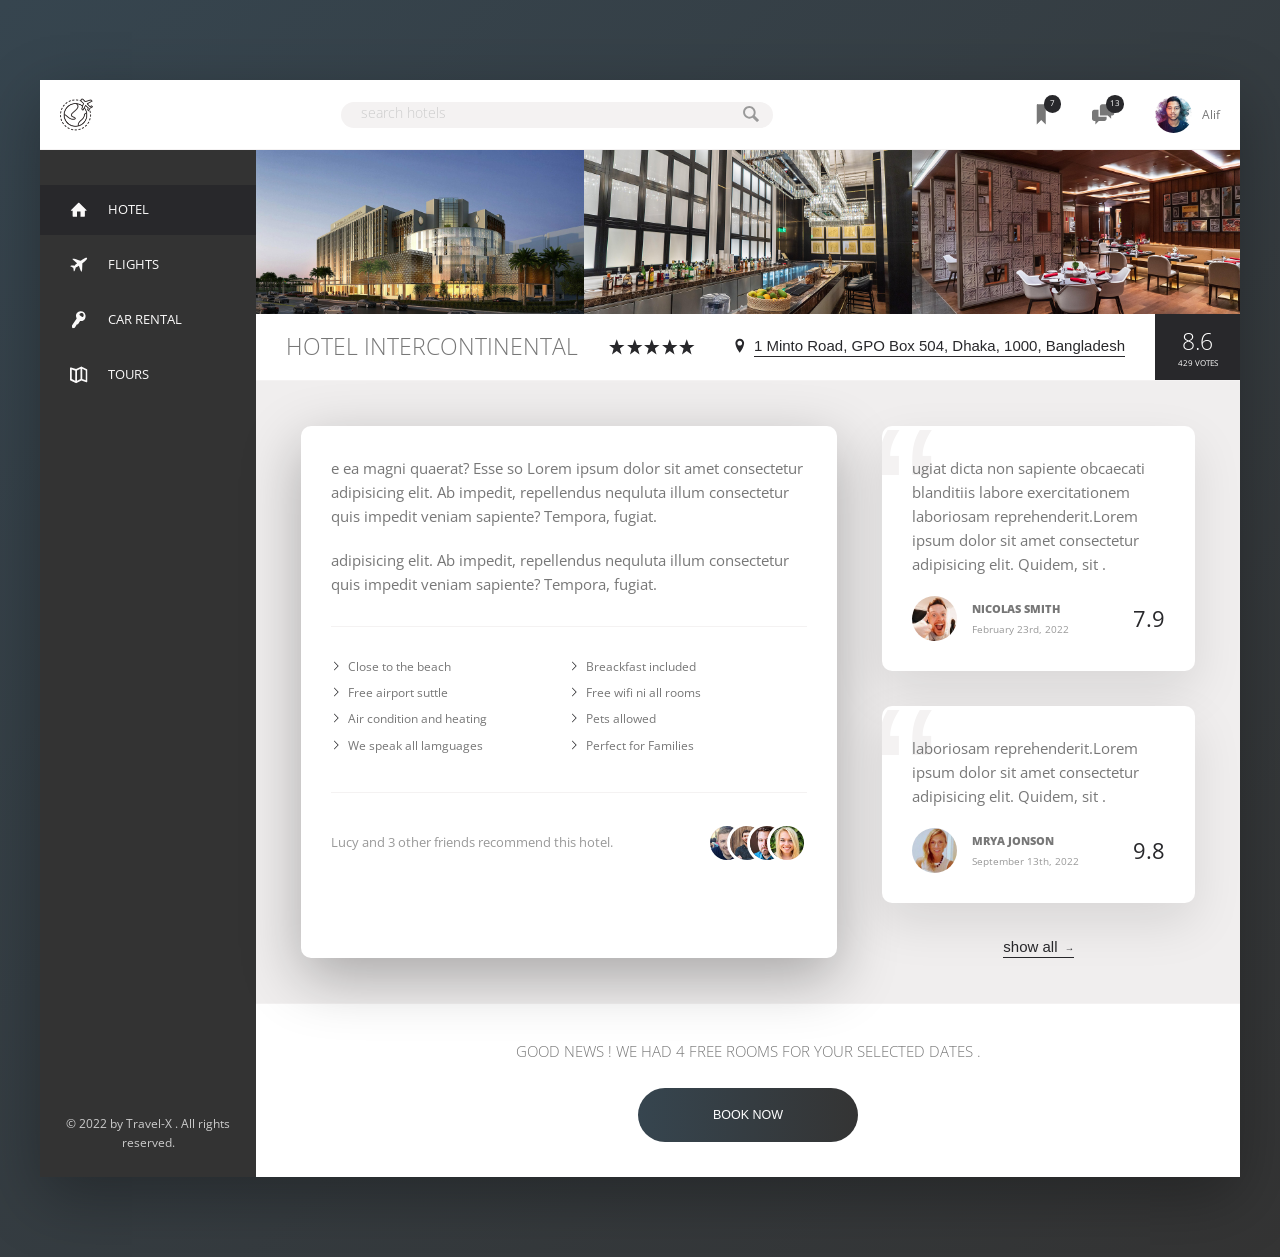
<file: index.html>
<!DOCTYPE html>
<html lang="en">
    <head>
        <meta charset="UTF-8">
        <meta name="viewport" content="width=device-width, initial-scale=1.0">
        
        <link href="https://fonts.googleapis.com/css?family=Open+Sans:300,400,600" rel="stylesheet">
        <link rel="stylesheet" href="css/style.css">
        <link rel="shortcut icon" type="image/png" href="img/favicon.png">
        
        <title>Travel-X &mdash; Your all in one solution</title>
    </head>
    <body>
        <div class="container">
            <header class="header">
                <img src="img/logo.png" alt="trillo logo" class="logo">

                <from  action="#" class="search">
                    <input type="text" class="search__input" placeholder="search hotels">
                    <button class="search__button">
                        <svg class="search__icon">
                            <use xlink:href="img/sprite.svg#icon-magnifying-glass"></use>
                        </svg>
                    </button>
                </from>
                <nav class="user-nav">
                    <div class="user-nav__icon-box">
                        <svg class="user-nav__icon">
                            <use xlink:href="img/sprite.svg#icon-bookmark"></use> 
                        </svg>
                        <span class="user-nav__notification">
                            7
                        </span>
                    </div>
                    <div class="user-nav__icon-box">
                        <svg class="user-nav__icon">
                            <use xlink:href="img/sprite.svg#icon-chat"></use> 
                        </svg>
                        <span class="user-nav__notification">
                            13
                        </span>
                    </div>
                    <div class="user-nav__user">
                        <img src="img/user.jpg" alt="user logo" class="user-nav__user-photo">
                        <span class="user-nav__user-name">Alif</span>
                    </div>
                </nav>
            </header>




            <div class="content">
                <nav class="sidebar">
                    <ul class="side-nav">
                        <li class="side-nav__item side-nav__item--active i1">
                            <a href="#" class="side-nav__link">
                                <svg class="side-nav__icon">
                                    <use xlink:href="img/sprite.svg#icon-home"></use>
                                </svg>
                                <span>Hotel</span>
                            </a>
                        </li>
                        <li class="side-nav__item">
                            <a href="#" class="side-nav__link">
                                <svg class="side-nav__icon">
                                    <use xlink:href="img/sprite.svg#icon-aircraft"></use>  
                                </svg>
                                <span>Flights</span>
                            </a>
                        </li>
                        <li class="side-nav__item">
                            <a href="#" class="side-nav__link">
                                <svg class="side-nav__icon">
                                    <use xlink:href="img/sprite.svg#icon-key"></use>
                                </svg>
                                <span>car rental</span>
                            </a>
                        </li>
                        <li class="side-nav__item">
                            <a href="#" class="side-nav__link">
                                <svg class="side-nav__icon">
                                    <use xlink:href="img/sprite.svg#icon-map"></use>
                                </svg>
                                <span>Tours</span> 
                            </a>
                        </li>
                    </ul>

                    <div class="legal">
                        &copy; 2022 by Travel-X . All rights reserved.
                    </div>
                </nav>


                <main class="hotel-view">
                    <div class="gallery">
                        <figure class="gallery__icon">
                            <img src="img/hotel-1.jpg" alt="hotel img 1" class="gallery__photo">
                        </figure>
                        <figure class="gallery__icon">
                            <img src="img/hotel-2.jpg" alt="hotel img 2" class="gallery__photo">
                        </figure>
                        <figure class="gallery__icon">
                            <img src="img/hotel-3.jpg" alt="hotel img 3" class="gallery__photo">
                        </figure> 
                        

                    </div>

                    <div class="overview">

                        <h1 class="overview__heading">
                            Hotel INTERCONTINENTAL 
                        </h1>
                        <div class="overview__stars">
                            <svg class="overview__icon-star">
                                <use xlink:href="img/sprite.svg#icon-star"></use>
                            </svg>
                            <svg class="overview__icon-star">
                                <use xlink:href="img/sprite.svg#icon-star"></use>
                            </svg>
                            <svg class="overview__icon-star">
                                <use xlink:href="img/sprite.svg#icon-star"></use>
                            </svg>
                            <svg class="overview__icon-star">
                                <use xlink:href="img/sprite.svg#icon-star"></use>
                            </svg>
                            <svg class="overview__icon-star">
                                <use xlink:href="img/sprite.svg#icon-star"></use> 
                            </svg>                             
                        </div>

                        <div class="overview__location">
                            <svg class="overview__icon-location">
                                <use xlink:href="img/sprite.svg#icon-location-pin"></use> 
                            </svg>
                            <button class="btn-inline">
                                1 Minto Road, GPO Box 504, Dhaka, 1000, Bangladesh
                            </button>
                        </div>
                        <div class="overview__rating">
                            <div class="overview__rating-average">8.6</div> 
                            <div class="overview__rating-count">429 Votes</div> 
                        </div>

                    </div>

                    <div class="details ">
                        <div class="description">
                        <p class="paragraph">
                            e ea magni quaerat? Esse so Lorem ipsum dolor sit amet consectetur adipisicing elit. Ab impedit, repellendus nequluta illum consectetur quis impedit veniam sapiente? Tempora, fugiat.
                        </p>

                        <p class="paragraph">
                            adipisicing elit. Ab impedit, repellendus nequluta illum consectetur quis impedit veniam sapiente? Tempora, fugiat.
                        </p>

                        <ul class="list">
                            <li class="list__item">Close to the beach</li>
                            <li class="list__item">Breackfast included </li>
                            <li class="list__item">Free airport suttle</li>
                            <li class="list__item">Free wifi ni all rooms</li>
                            <li class="list__item">Air condition and heating</li>
                            <li class="list__item">Pets allowed</li>
                            <li class="list__item">We speak all lamguages</li>
                            <li class="list__item">Perfect for Families</li>

                        </ul>
                        <div class="recommend">
                            <p class="recommend__count">
                                Lucy and 3 other friends recommend this hotel.
                            </p>
                        
                        <div class="recommend__friends">
                            <img src="img/user-3.jpg" alt="friend 1" class="recommend__photo">
                            <img src="img/user-4.jpg" alt="friend 2" class="recommend__photo">
                            <img src="img/user-5.jpg" alt="friend 3" class="recommend__photo">
                            <img src="img/user-6.jpg" alt="friend 4" class="recommend__photo">
                        </div>


                        </div>
                        </div> 

                        <div class="user-reviews">
                            <figure class="review">
                                <blockquote class="review__text">
                                    ugiat dicta non sapiente obcaecati blanditiis labore exercitationem laboriosam reprehenderit.Lorem ipsum dolor sit amet consectetur adipisicing elit. Quidem, sit .
                                </blockquote>
                                <figcaption class="review__user">
                                    <img src="img/user-1.jpg" alt="user 1" class="review__photo"> 
                                    <div class="review__user-box">
                                        <p class="review__user-name">
                                            Nicolas smith
                                        </p>
                                        <p class="review__user-date">
                                            February 23rd, 2022
                                        </p>

                                    </div>
                                    <div class="review__rating">7.9</div>  
                                </figcaption>

                            </figure>

                            <figure class="review">
                                <blockquote class="review__text">
                                    laboriosam reprehenderit.Lorem ipsum dolor sit amet consectetur adipisicing elit. Quidem, sit .
                                </blockquote>
                                <figcaption class="review__user">
                                    <img src="img/user-2.jpg" alt="user 1" class="review__photo"> 
                                    <div class="review__user-box">
                                        <p class="review__user-name">
                                            Mrya jonson
                                        </p>
                                        <p class="review__user-date">
                                            September 13th, 2022 
                                        </p>

                                    </div>
                                    <div class="review__rating">9.8</div>  
                                </figcaption>

                            </figure> 
                            <button class="btn-inline">
                                show all <span> &rarr;  </span> 
                            </button>
                        </div>

                    
                    </div>

                    <div class="cta">
                        <h2 class="cta__book-now">
                            Good News ! we had 4 free rooms for your selected dates .
                        </h2>
                        <button class="btn-1"> 
                            <span class="btn-1-visible"> 
                                Book Now
                            </span>
                            <span class="btn-1-invisible">
                                Only 4 rooms left 
                            </span>
                        </button>
                    </div>
                </main>
            </div>
        </div>
    </body>
</html>
</file>
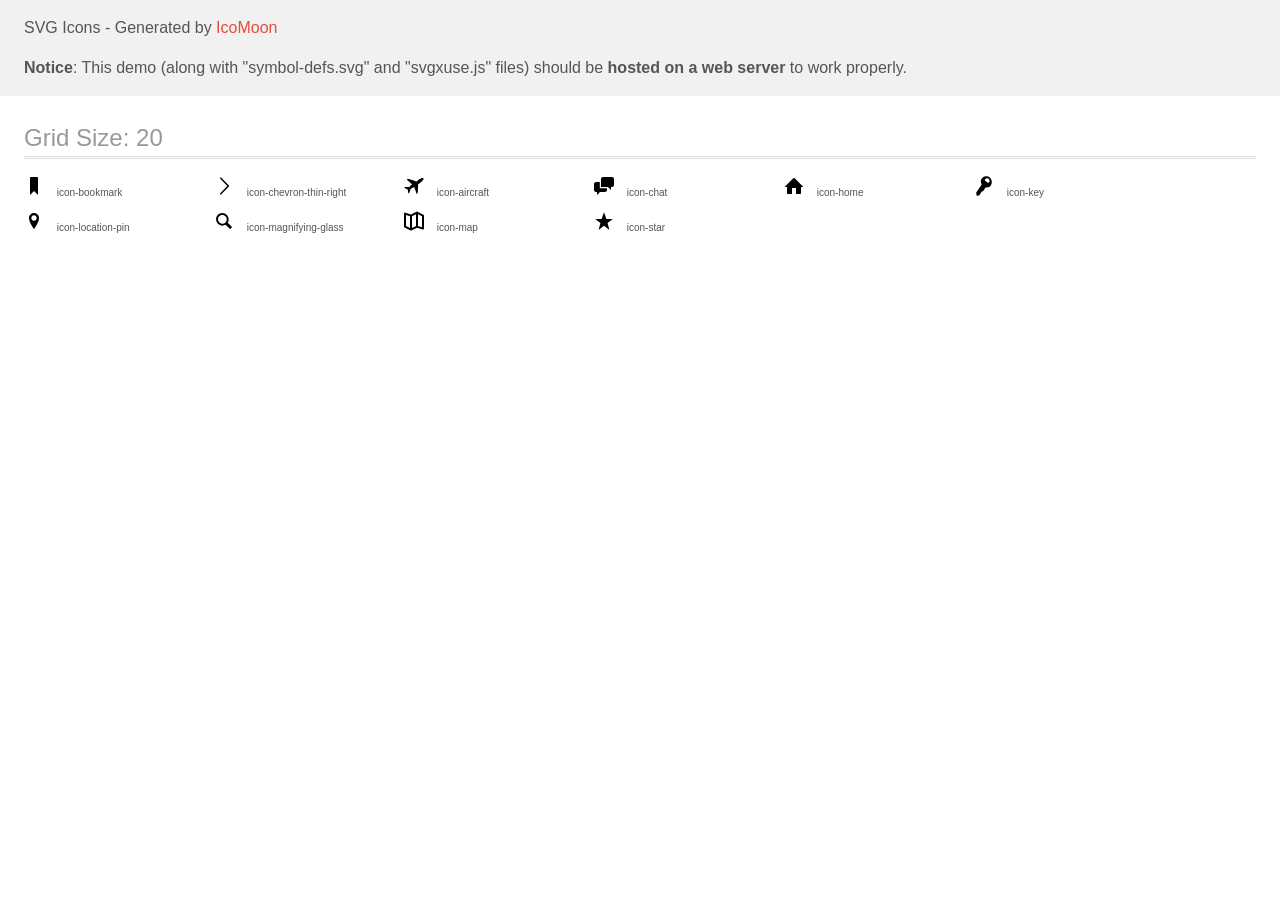
<file: icomoon/demo-external-svg.html>
<!doctype html>
<html>
<head>
    <title>IcoMoon - SVG Icons</title>
    <meta charset="utf-8">
    <meta name="viewport" content="width=device-width, initial-scale=1">
    <link rel="stylesheet" href="demo-files/demo.css">
    <link rel="stylesheet" href="style.css">
</head>
<body>
<header class="bgc1 clearfix">
<div class="mhl">
    <p>SVG Icons - Generated by <a href="https://icomoon.io/app">IcoMoon</a></p><p><strong>Notice</strong>: This demo (along with "symbol-defs.svg" and "svgxuse.js" files) should be <b>hosted on a web server</b> to work properly.</p>
</div>
</header>
    <div class="clearfix mhl ptl">
        <h1 class="mvm mtn fgc1">Grid Size: 20</h1>
        <div class="glyph fs1">
            <div class="clearfix pbs">
                <svg class="icon icon-bookmark"><use xlink:href="symbol-defs.svg#icon-bookmark"></use></svg><span class="name"> icon-bookmark</span>
            </div>
        </div>
        <div class="glyph fs1">
            <div class="clearfix pbs">
                <svg class="icon icon-chevron-thin-right"><use xlink:href="symbol-defs.svg#icon-chevron-thin-right"></use></svg><span class="name"> icon-chevron-thin-right</span>
            </div>
        </div>
        <div class="glyph fs1">
            <div class="clearfix pbs">
                <svg class="icon icon-aircraft"><use xlink:href="symbol-defs.svg#icon-aircraft"></use></svg><span class="name"> icon-aircraft</span>
            </div>
        </div>
        <div class="glyph fs1">
            <div class="clearfix pbs">
                <svg class="icon icon-chat"><use xlink:href="symbol-defs.svg#icon-chat"></use></svg><span class="name"> icon-chat</span>
            </div>
        </div>
        <div class="glyph fs1">
            <div class="clearfix pbs">
                <svg class="icon icon-home"><use xlink:href="symbol-defs.svg#icon-home"></use></svg><span class="name"> icon-home</span>
            </div>
        </div>
        <div class="glyph fs1">
            <div class="clearfix pbs">
                <svg class="icon icon-key"><use xlink:href="symbol-defs.svg#icon-key"></use></svg><span class="name"> icon-key</span>
            </div>
        </div>
        <div class="glyph fs1">
            <div class="clearfix pbs">
                <svg class="icon icon-location-pin"><use xlink:href="symbol-defs.svg#icon-location-pin"></use></svg><span class="name"> icon-location-pin</span>
            </div>
        </div>
        <div class="glyph fs1">
            <div class="clearfix pbs">
                <svg class="icon icon-magnifying-glass"><use xlink:href="symbol-defs.svg#icon-magnifying-glass"></use></svg><span class="name"> icon-magnifying-glass</span>
            </div>
        </div>
        <div class="glyph fs1">
            <div class="clearfix pbs">
                <svg class="icon icon-map"><use xlink:href="symbol-defs.svg#icon-map"></use></svg><span class="name"> icon-map</span>
            </div>
        </div>
        <div class="glyph fs1">
            <div class="clearfix pbs">
                <svg class="icon icon-star"><use xlink:href="symbol-defs.svg#icon-star"></use></svg><span class="name"> icon-star</span>
            </div>
        </div>
  </div>
<script defer src="svgxuse.js"></script>
</body>
</html>
</file>
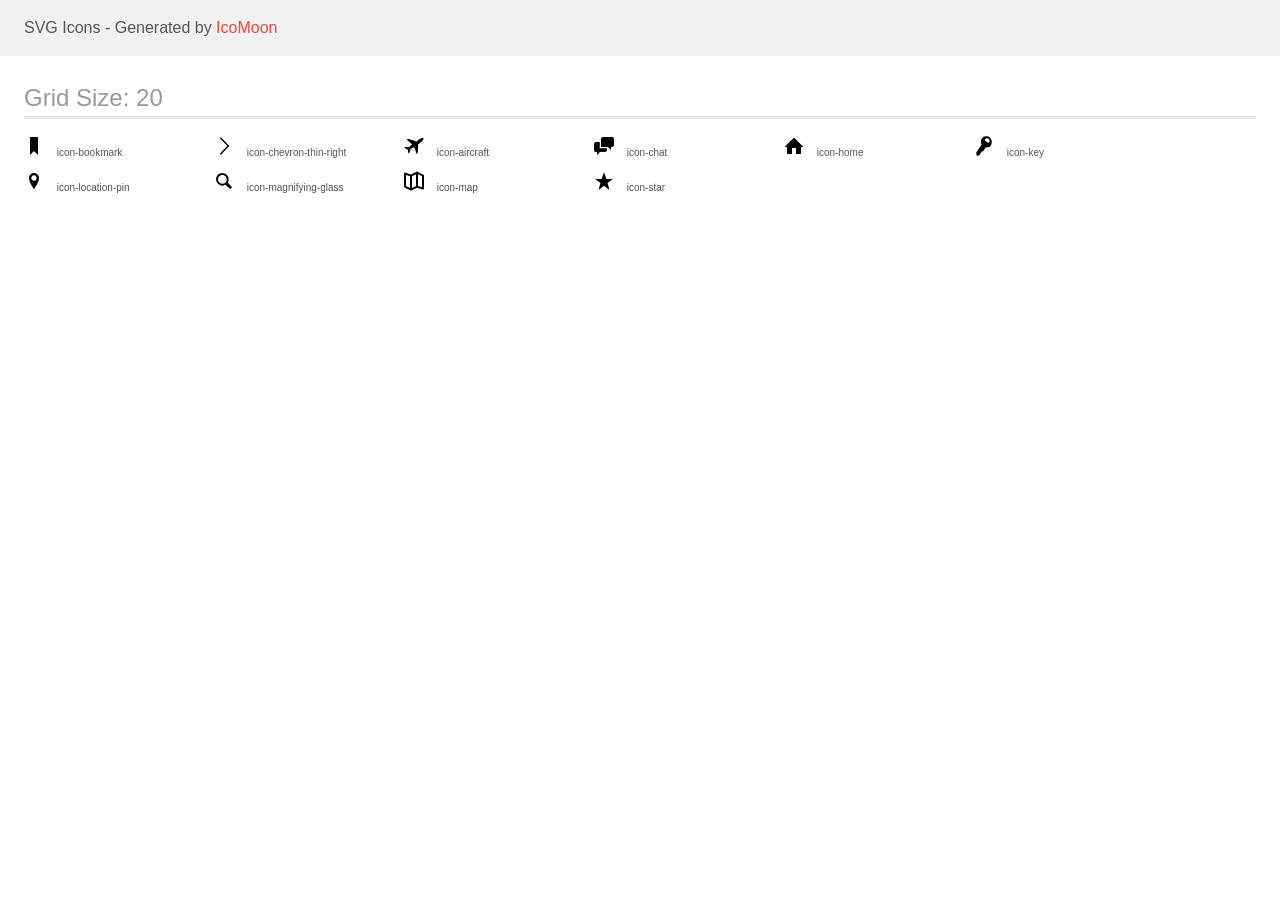
<file: icomoon/demo.html>
<!doctype html>
<html>
<head>
    <title>IcoMoon - SVG Icons</title>
    <meta charset="utf-8">
    <meta name="viewport" content="width=device-width, initial-scale=1">
    <link rel="stylesheet" href="demo-files/demo.css">
    <link rel="stylesheet" href="style.css">
</head>
<body>
<svg aria-hidden="true" style="position: absolute; width: 0; height: 0; overflow: hidden;" version="1.1" xmlns="http://www.w3.org/2000/svg" xmlns:xlink="http://www.w3.org/1999/xlink">
<defs>
<symbol id="icon-bookmark" viewBox="0 0 20 20">
<path d="M14 2v17l-4-4-4 4v-17c0-0.553 0.585-1.020 1-1h6c0.689-0.020 1 0.447 1 1z"></path>
</symbol>
<symbol id="icon-chevron-thin-right" viewBox="0 0 20 20">
<path d="M13.25 10l-7.141-7.42c-0.268-0.27-0.268-0.707 0-0.979 0.268-0.27 0.701-0.27 0.969 0l7.83 7.908c0.268 0.271 0.268 0.709 0 0.979l-7.83 7.908c-0.268 0.271-0.701 0.27-0.969 0s-0.268-0.707 0-0.979l7.141-7.417z"></path>
</symbol>
<symbol id="icon-aircraft" viewBox="0 0 20 20">
<path d="M12.496 17.414c-0.394-1.096-1.805-4.775-2.39-6.297-1.103 0.737-2.334 1.435-3.512 1.928-0.366 1.28-1.094 3.709-1.446 4.033-0.604 0.557-0.832 0.485-0.925-0.279s-0.485-3.236-0.485-3.236-2.162-1.219-2.84-1.568-0.667-0.591 0.057-0.974c0.422-0.223 2.927-0.085 4.242 0.005 0.861-0.951 1.931-1.882 2.993-2.679-1.215-1.076-4.15-3.675-5.034-4.424-0.776-0.658 0.079-0.797 0.079-0.797 0.39-0.070 1.222-0.132 1.628-0.009 2.524 0.763 6.442 2.068 7.363 2.376 0.353-0.249 0.737-0.52 1.162-0.821 4.702-3.33 5.887-2.593 6.111-2.27s0.503 1.701-4.199 5.032c-0.425 0.301-0.808 0.573-1.16 0.823-0.029 0.98-0.157 5.151-0.311 7.811-0.025 0.428-0.367 1.198-0.565 1.544-0.001 0-0.423 0.765-0.768-0.198z"></path>
</symbol>
<symbol id="icon-chat" viewBox="0 0 20 20">
<path d="M5.8 12.2v-6.2h-3.8c-1.1 0-2 0.9-2 2v6c0 1.1 0.9 2 2 2h1v3l3-3h5c1.1 0 2-0.9 2-2v-1.82c-0.064 0.014-0.132 0.021-0.2 0.021l-7-0.001zM18 1h-9c-1.1 0-2 0.9-2 2v8h7l3 3v-3h1c1.1 0 2-0.899 2-2v-6c0-1.1-0.9-2-2-2z"></path>
</symbol>
<symbol id="icon-home" viewBox="0 0 20 20">
<path d="M18.672 11h-1.672v6c0 0.445-0.194 1-1 1h-4v-6h-4v6h-4c-0.806 0-1-0.555-1-1v-6h-1.672c-0.598 0-0.47-0.324-0.060-0.748l8.024-8.032c0.195-0.202 0.451-0.302 0.708-0.312 0.257 0.010 0.513 0.109 0.708 0.312l8.023 8.031c0.411 0.425 0.539 0.749-0.059 0.749z"></path>
</symbol>
<symbol id="icon-key" viewBox="0 0 20 20">
<path d="M17.691 4.725c-0.503-2.977-3.22-4.967-6.069-4.441s-5.256 2.816-4.753 5.795c0.107 0.641 0.408 1.644 0.763 2.365l-5.175 7.723c-0.191 0.285-0.299 0.799-0.242 1.141l0.333 1.971c0.058 0.342 0.372 0.572 0.7 0.514l1.516-0.281c0.328-0.059 0.744-0.348 0.924-0.639l2.047-3.311 0.018-0.022 1.386-0.256 2.39-3.879c0.785 0.139 1.912 0.092 2.578-0.031 2.848-0.526 4.087-3.67 3.584-6.649zM15.166 6.252c-0.784 1.17-1.584 0.346-2.703-0.475-1.119-0.818-2.135-1.322-1.352-2.492s2.326-1.455 3.447-0.635c1.12 0.819 1.391 2.432 0.608 3.602z"></path>
</symbol>
<symbol id="icon-location-pin" viewBox="0 0 20 20">
<path d="M10 2.009c-2.762 0-5 2.229-5 4.99 0 4.774 5 11 5 11s5-6.227 5-11c0-2.76-2.238-4.99-5-4.99zM10 9.76c-1.492 0-2.7-1.209-2.7-2.7s1.208-2.7 2.7-2.7c1.49 0 2.699 1.209 2.699 2.7s-1.209 2.7-2.699 2.7z"></path>
</symbol>
<symbol id="icon-magnifying-glass" viewBox="0 0 20 20">
<path d="M17.545 15.467l-3.779-3.779c0.57-0.935 0.898-2.035 0.898-3.21 0-3.417-2.961-6.377-6.378-6.377s-6.186 2.769-6.186 6.186c0 3.416 2.961 6.377 6.377 6.377 1.137 0 2.2-0.309 3.115-0.844l3.799 3.801c0.372 0.371 0.975 0.371 1.346 0l0.943-0.943c0.371-0.371 0.236-0.84-0.135-1.211zM4.004 8.287c0-2.366 1.917-4.283 4.282-4.283s4.474 2.107 4.474 4.474c0 2.365-1.918 4.283-4.283 4.283s-4.473-2.109-4.473-4.474z"></path>
</symbol>
<symbol id="icon-map" viewBox="0 0 20 20">
<path d="M19.447 3.718l-6-3c-0.281-0.141-0.613-0.141-0.895 0l-5.63 2.815-5.606-1.869c-0.306-0.102-0.64-0.051-0.901 0.138s-0.415 0.49-0.415 0.811v13.001c0 0.379 0.214 0.725 0.553 0.894l6 3c0.141 0.070 0.294 0.106 0.447 0.106s0.307-0.035 0.447-0.106l5.63-2.814 5.606 1.869c0.305 0.1 0.64 0.049 0.901-0.139s0.415-0.49 0.415-0.81v-13.002c0.001-0.379-0.213-0.725-0.552-0.894zM8 5.231l4-2v11.763l-4 2v-11.763zM2 4l4 1.333v11.661l-4-2v-10.994zM18 16.227l-4-1.334v-11.662l4 2v10.996z"></path>
</symbol>
<symbol id="icon-star" viewBox="0 0 20 20">
<path d="M10 1.3l2.388 6.722h6.412l-5.232 3.948 1.871 6.928-5.439-4.154-5.438 4.154 1.87-6.928-5.233-3.948h6.412l2.389-6.722z"></path>
</symbol>
</defs>
</svg>

<header class="bgc1 clearfix">
<div class="mhl">
    <p>SVG Icons - Generated by <a href="https://icomoon.io/app">IcoMoon</a></p>
</div>
</header>
    <div class="clearfix mhl ptl">
        <h1 class="mvm mtn fgc1">Grid Size: 20</h1>
        <div class="glyph fs1">
            <div class="clearfix pbs">
                <svg class="icon icon-bookmark"><use xlink:href="#icon-bookmark"></use></svg><span class="name"> icon-bookmark</span>
            </div>
        </div>
        <div class="glyph fs1">
            <div class="clearfix pbs">
                <svg class="icon icon-chevron-thin-right"><use xlink:href="#icon-chevron-thin-right"></use></svg><span class="name"> icon-chevron-thin-right</span>
            </div>
        </div>
        <div class="glyph fs1">
            <div class="clearfix pbs">
                <svg class="icon icon-aircraft"><use xlink:href="#icon-aircraft"></use></svg><span class="name"> icon-aircraft</span>
            </div>
        </div>
        <div class="glyph fs1">
            <div class="clearfix pbs">
                <svg class="icon icon-chat"><use xlink:href="#icon-chat"></use></svg><span class="name"> icon-chat</span>
            </div>
        </div>
        <div class="glyph fs1">
            <div class="clearfix pbs">
                <svg class="icon icon-home"><use xlink:href="#icon-home"></use></svg><span class="name"> icon-home</span>
            </div>
        </div>
        <div class="glyph fs1">
            <div class="clearfix pbs">
                <svg class="icon icon-key"><use xlink:href="#icon-key"></use></svg><span class="name"> icon-key</span>
            </div>
        </div>
        <div class="glyph fs1">
            <div class="clearfix pbs">
                <svg class="icon icon-location-pin"><use xlink:href="#icon-location-pin"></use></svg><span class="name"> icon-location-pin</span>
            </div>
        </div>
        <div class="glyph fs1">
            <div class="clearfix pbs">
                <svg class="icon icon-magnifying-glass"><use xlink:href="#icon-magnifying-glass"></use></svg><span class="name"> icon-magnifying-glass</span>
            </div>
        </div>
        <div class="glyph fs1">
            <div class="clearfix pbs">
                <svg class="icon icon-map"><use xlink:href="#icon-map"></use></svg><span class="name"> icon-map</span>
            </div>
        </div>
        <div class="glyph fs1">
            <div class="clearfix pbs">
                <svg class="icon icon-star"><use xlink:href="#icon-star"></use></svg><span class="name"> icon-star</span>
            </div>
        </div>
  </div>
<script defer src="svgxuse.js"></script>
</body>
</html>
</file>
<file: css/style.css>
/*
COLORS

Primary: #eb2f64
Primary light: #FF3366
Primary dark: #BA265D

Grey light 1: #faf9f9
Grey light 2: #f4f2f2
Grey light 3: #f0eeee
Grey light 4: #ccc

Grey dark 1: #333
Grey dark 2: #777
Grey dark 3: #999

*/
:root {
  --color-primary: #28282B ;
  --color-priamry-lite: #36454F;
  --color-priamry-dark:#343434 ;
  --color-Grey-light-1: #faf9f9;
  --color-Grey-light-2: #f4f2f2;
  --color-Grey-light-3: #f0eeee;
  --color-Grey-light-4: #ccc;
  --color-Grey-dark-1: #333;
  --color-Grey-dark-2: #777;
  --color-Grey-dark-3: #999;
  --shadow-dark: 0 2rem 6rem rgba(0, 0, 0, 0.3);
  --shadow-light:  0 2rem 5rem rgba(0, 0, 0, 0.1);
  --line: 1px solid var(--color-Grey-light-2); }

* {
  margin: 0;
  padding: 0; }

*,
*::before,
*::after {
  box-sizing: inherit;
  font-size: 62.5%; }

html {
  box-sizing: border-box;
  font-size: 62.5%; }
  @media only screen and (max-width: 68.75em) {
    html {
      font-size: 50%; } }

body {
  font-family: 'Open Sans',sans-serif;
  font-weight: 400;
  line-height: 1.6;
  color: var(--color-Grey-dark-2);
  background-image: linear-gradient(to right bottom, var(--color-priamry-lite), var(--color-priamry-dark));
  background-size: cover;
  background-repeat: no-repeat;
  min-height: 100vh; }

.container {
  max-width: 120rem;
  margin: 8rem auto;
  background-color: var(--color-Grey-light-2);
  box-shadow: var(--shadow-dark);
  min-height: 50rem; }
  @media only screen and (max-width: 75em) {
    .container {
      margin: 0;
      max-width: 100%;
      width: 100%; } }

.header {
  font-size: 1.4rem;
  height: 7rem;
  background-color: white;
  border-bottom: var(--line);
  display: flex;
  justify-content: space-between;
  align-items: center; }
  @media only screen and (max-width: 31.25em) {
    .header {
      flex-wrap: wrap;
      height: 11rem;
      align-content: space-around; } }

.content {
  display: flex; }
  @media only screen and (max-width: 56.25em) {
    .content {
      flex-direction: column; } }

.sidebar {
  background-color: var(--color-Grey-dark-1);
  flex: 0 0 18%;
  display: flex;
  flex-direction: column;
  justify-content: space-between; }

.hotel-view {
  background-color: white;
  flex: 1; }

.details {
  font-size: 1.4rem;
  display: flex;
  padding: 4.5rem;
  background-color: var(--color-Grey-light-3);
  border-bottom: var(--line); }
  @media only screen and (max-width: 56.25em) {
    .details {
      padding: 3rem; } }
  @media only screen and (max-width: 37.5em) {
    .details {
      flex-direction: column; } }

.description {
  font-size: 2.4rem;
  background-color: #fff;
  box-shadow: var(--shadow-light);
  flex: 0 0 60%;
  margin-right: 4.5rem;
  padding: 3rem;
  border-radius: 10px;
  box-shadow: 0 2rem 6rem rgba(0, 0, 0, 0.3);
  transition: all .4s; }
  .description:hover {
    transform: scale(1.075); }
  @media only screen and (max-width: 56.25em) {
    .description {
      padding: 2rem;
      margin-right: 2rem; } }
  @media only screen and (max-width: 37.5em) {
    .description {
      margin-right: 0;
      margin-bottom: 3rem; } }

.user-reviews {
  font-size: 2.4rem;
  flex: 1;
  display: flex;
  flex-direction: column;
  align-items: center; }

.review {
  border-radius: 10px;
  box-shadow: 0 2rem 6rem rgba(0, 0, 0, 0.3);
  transition: all .4s; }
  .review:hover {
    transform: scale(1.1); }

.logo {
  height: 3.25rem;
  margin-left: 2rem; }

.search {
  flex: 0 0 40%;
  display: flex;
  align-items: center;
  justify-content: center; }
  @media only screen and (max-width: 31.25em) {
    .search {
      order: 1;
      flex: 0 0 100%;
      background-color: var(--color-Grey-light-2); } }
  .search__input {
    font-family: inherit;
    font-size: inherit;
    color: inherit;
    background-color: var(--color-Grey-light-2);
    border: none;
    padding: .7rem 2rem;
    border-radius: 100px;
    width: 90%;
    transition: all .4s;
    margin-right: -3.25rem; }
    .search__input:focus {
      outline: none;
      width: 100%;
      background-color: var(--color-Grey-light-3); }
    .search__input::-webkit-input-placeholder {
      font-weight: 100;
      font-size: 1.4rem;
      color: var(--color-Grey-light-4); }
  .search__input:focus + .search__button {
    background-color: var(--color-Grey-light-3); }
  .search__button {
    border: none;
    background-color: var(--color-Grey-light-2); }
    .search__button:focus {
      outline: none; }
    .search__button:active {
      transform: translateY(2px); }
  .search__icon {
    height: 2rem;
    width: 2rem;
    fill: var(--color-Grey-dark-3); }

.user-nav {
  align-self: stretch;
  display: flex;
  align-items: center; }
  .user-nav > * {
    padding: 0 2rem;
    cursor: pointer;
    height: 100%;
    display: flex;
    align-items: center; }
  .user-nav > *:hover {
    background-color: var(--color-Grey-light-3); }
  .user-nav__icon-box {
    position: relative; }
  .user-nav__icon {
    height: 2.25rem;
    width: 2.25rem;
    fill: var(--color-Grey-dark-2); }
  .user-nav__notification {
    font-size: .8rem;
    height: 1.75rem;
    width: 1.75rem;
    border-radius: 50%;
    background-color: var(--color-primary);
    color: #fff;
    position: absolute;
    top: 1.5rem;
    right: 1.1rem;
    display: flex;
    justify-content: center;
    align-items: center; }
  .user-nav__user-photo {
    height: 3.75rem;
    border-radius: 50%;
    margin-right: 1rem; }
  .user-nav__user-name {
    font-size: 1.2rem; }

.side-nav {
  font-size: 1.4rem;
  list-style: none;
  margin-top: 3.5rem; }
  @media only screen and (max-width: 56.25em) {
    .side-nav {
      display: flex;
      margin: 0; } }
  .side-nav__item {
    position: relative; }
    .side-nav__item:not(:last-child) {
      margin-bottom: .5rem; }
      @media only screen and (max-width: 56.25em) {
        .side-nav__item:not(:last-child) {
          margin: 0; } }
    @media only screen and (max-width: 56.25em) {
      .side-nav__item {
        flex: 1; } }
  .side-nav__item::before {
    content: "";
    position: absolute;
    top: 0;
    left: 0;
    height: 100%;
    width: 3px;
    background-color: var(--color-primary);
    transform: scaleY(0);
    transition: transform 0.2s, width 0.4s cubic-bezier(1, 0, 0, 1) 0.2s, background-color 0.1s; }
  .side-nav__item:hover::before, .side-nav__item--active::before {
    transform: scaleY(1);
    width: 100%; }
  .side-nav__item:active::before {
    background-color: var(--color-priamry-lite); }
  .side-nav__link:link, .side-nav__link:visited {
    color: var(--color-Grey-light-1);
    text-decoration: none;
    text-transform: uppercase;
    display: block;
    padding: 1.5rem 3rem;
    font-size: 2rem;
    position: relative;
    z-index: 10;
    display: flex;
    align-items: center; }
    @media only screen and (max-width: 56.25em) {
      .side-nav__link:link, .side-nav__link:visited {
        justify-content: center;
        padding: 2rem; } }
    @media only screen and (max-width: 37.5em) {
      .side-nav__link:link, .side-nav__link:visited {
        flex-direction: column;
        padding: 1.5rem .5rem; } }
  .side-nav__icon {
    width: 1.75rem;
    height: 1.75rem;
    margin-right: 2rem;
    fill: currentColor; }
    @media only screen and (max-width: 37.5em) {
      .side-nav__icon {
        margin-right: 0;
        margin-bottom: .7rem;
        width: 1.5rem;
        height: 1.5rem; } }

.legal {
  font-size: 1.2rem;
  color: var(--color-Grey-light-4);
  text-align: center;
  padding: 2.5rem; }
  @media only screen and (max-width: 56.25em) {
    .legal {
      display: none; } }

.gallery {
  display: flex; }
  .gallery__photo {
    width: 100%;
    display: block;
    transition: all .4s; }
    .gallery__photo:hover {
      transform: scale(1.1);
      border-radius: 10px; }

.overview {
  display: flex;
  align-items: center;
  border-bottom: var(--line); }
  .overview__heading {
    font-size: 2.25rem;
    font-weight: 300;
    text-transform: uppercase;
    padding: 1.5rem 3rem; }
    @media only screen and (max-width: 37.5em) {
      .overview__heading {
        font-size: 1.8rem;
        padding: 1.25rem 2rem; } }
  .overview__stars {
    margin-right: auto;
    display: flex; }
  .overview__icon-star, .overview__icon-location {
    width: 1.75rem;
    height: 1.75rem;
    fill: var(--color-primary); }
  .overview__location {
    font-size: 1.2rem;
    display: flex;
    vertical-align: center; }
  .overview__icon-location {
    margin-right: .5rem; }
  .overview__rating {
    background-color: var(--color-primary);
    color: #fff;
    margin-left: 3rem;
    align-self: stretch;
    padding: 0 2.25rem;
    display: flex;
    align-items: center;
    justify-content: center;
    flex-direction: column; }
    @media only screen and (max-width: 37.5em) {
      .overview__rating {
        padding: 0 1.5rem; } }
  .overview__rating-average {
    font-size: 2.25rem;
    font-weight: 300;
    margin-bottom: -3px; }
    @media only screen and (max-width: 37.5em) {
      .overview__rating-average {
        font-size: 1.8rem; } }
  .overview__rating-count {
    font-size: .8rem;
    text-transform: uppercase; }
    @media only screen and (max-width: 37.5em) {
      .overview__rating-count {
        font-size: 1.5rem; } }

.btn-inline {
  border: none;
  color: var(--color-primary);
  font-size: inherit;
  border-bottom: 1px solid currentColor;
  padding-bottom: 2px;
  display: inline-block;
  background-color: transparent;
  cursor: pointer;
  transition: all .2s;
  font-size: 1.5rem; }
  .btn-inline span {
    margin-left: 3px;
    transition: all .2s; }
  .btn-inline:hover {
    color: var(--color-Grey-dark-1); }
    .btn-inline:hover span {
      margin-left: 8px; }
  .btn-inline:focus {
    outline: none;
    animation: pulsate 1s infinite; }

@keyframes pulsate {
  0% {
    transform: scale(1);
    box-shadow: none; }
  50% {
    transform: scale(1.05);
    box-shadow: 0 1rem 4rem rgba(0, 0, 0, 0.25); }
  100% {
    transform: scale(1);
    box-shadow: none; } }

.paragraph:not(:last-of-type) {
  margin-bottom: 2rem; }

.list {
  list-style: none;
  margin: 3rem 0;
  padding: 3rem 0;
  border-top: var(--line);
  border-bottom: var(--line);
  display: flex;
  flex-wrap: wrap; }
  .list__item {
    flex: 0 0 50%;
    margin-bottom: .7rem;
    font-size: 1.2rem; }
  .list__item::before {
    content: "";
    display: inline-block;
    height: 1rem;
    width: 1rem;
    margin-right: .7rem;
    background-image: url(../img/chevron-thin-right.svg);
    background-size: cover; }
    @supports (-webkit-mask-image: url()) or (mask-image: url()) {
      .list__item::before {
        background-color: var(--color-primary);
        -webkit-mask-image: url(../img/chevron-thin-right.svg);
        -webkit-mask-size: cover;
        mask-image: url(../img/chevron-thin-right.svg);
        mask-size: cover;
        background-image: none; } }

.recommend {
  font-size: 1.3rem;
  color: var(--color-Grey-light-3);
  display: flex;
  align-items: center; }
  .recommend__count {
    font-size: 1.3rem;
    margin-right: auto;
    color: var(--color-Grey-dark-3); }
  .recommend__friends {
    display: flex; }
  .recommend__photo {
    box-sizing: default;
    height: 4rem;
    width: 4rem;
    border-radius: 50%;
    border: 3px solid #fff; }
    .recommend__photo:not(:last-child) {
      margin-right: -2rem; }

.review {
  background-color: #fff;
  box-shadow: var(--shadow-light);
  padding: 3rem;
  margin-bottom: 3.5rem;
  font-size: 2.4rem;
  position: relative;
  overflow: hidden; }
  @media only screen and (max-width: 56.25em) {
    .review {
      padding: 2rem;
      margin-bottom: 3rem; } }
  .review__text {
    margin-bottom: 2rem;
    z-index: 10;
    position: relative; }
  .review__user {
    display: flex;
    align-items: center;
    justify-content: center; }
  .review__photo {
    height: 4.5rem;
    width: 4.5rem;
    border-radius: 50%;
    margin-right: 1.5rem; }
  .review__user-box {
    margin-right: auto; }
  .review__user-name {
    font-size: 1.1rem;
    font-weight: 900;
    text-transform: uppercase;
    margin-bottom: .4rem; }
  .review__user-date {
    font-size: 1rem;
    color: var(--color-Grey-dark-3); }
  .review__rating {
    font-size: 2.2rem;
    color: var(--color-primary); }
  .review::before {
    content: "\201c";
    position: absolute;
    top: -2.75rem;
    left: -1rem;
    line-height: 1;
    font-size: 20rem;
    color: var(--color-Grey-light-2);
    font-family: sans-serif;
    z-index: 1; }

.cta {
  padding: 3.5rem 0;
  text-align: center; }
  @media only screen and (max-width: 56.25em) {
    .cta {
      padding: 2.5rem 0; } }
  .cta__book-now {
    font-size: 1.5rem;
    font-weight: 300;
    text-transform: uppercase;
    margin-bottom: 2.5rem; }

.btn-1 {
  font-size: 2rem;
  font-weight: 300;
  text-transform: uppercase;
  border-radius: 100px;
  border: none;
  background-image: linear-gradient(to right, var(--color-primary-light), var(--color-primary-dark));
  color: #fff;
  position: relative;
  overflow: hidden;
  cursor: pointer;
  background-image: linear-gradient(to right, #36454F, #343434); }
  .btn-1-visible {
    display: inline-block;
    padding: 2rem 7.5rem;
    height: 100%;
    width: 100%;
    transition: all .2s; }
  .btn-1-invisible {
    display: inline-block;
    position: absolute;
    padding: 2rem 0;
    height: 100%;
    width: 100%;
    left: 0;
    top: -100%;
    transition: all .2s; }
  .btn-1:hover {
    background-image: linear-gradient(to right, #36454F, #343434); }
  .btn-1:hover .btn-1-visible {
    transform: translateY(100%); }
  .btn-1:hover .btn-1-invisible {
    top: 0; }
  .btn-1:focus {
    outline: none;
    animation: pulsate 1s infinite; }
</file>
<file: icomoon/demo-files/demo.css>
body {
  padding: 0;
  margin: 0;
  font-family: sans-serif;
  font-size: 1em;
  line-height: 1.5;
  color: #555;
  background: #fff;
}
h1 {
  font-size: 1.5em;
  font-weight: normal;
  box-shadow: 0 1px #ddd, 0 2px #fff, 0 3px #ddd;
}
small {
  font-size: .66666667em;
}
a {
  color: #e74c3c;
  text-decoration: none;
}
a:hover, a:focus {
  box-shadow: 0 1px #e74c3c;
}
.bshadow0, input {
  box-shadow: inset 0 -2px #e7e7e7;
}
input:hover {
  box-shadow: inset 0 -2px #ccc;
}
input, fieldset {
  font-size: 1em;
  margin: 0;
  padding: 0;
  border: 0;
}
input {
  color: inherit;
  line-height: 1.5;
  height: 1.5em;
  padding: .25em 0;
}
input:focus {
  outline: none;
  box-shadow: inset 0 -2px #449fdb;
}
.glyph {
  font-size: 16px;
  margin-right: 1.5em;
  float: left;
  width: 8em;
}
svg {
  color: #000;
}
.liga {
  width: 80%;
  width: calc(100% - 2.5em);
}
.talign-right {
  text-align: right;
}
.talign-center {
  text-align: center;
}
.bgc1 {
  background: #f1f1f1;
}
.fgc0 {
  color: #000;
}
.fgc1 {
  color: #999;
}
p {
  margin-top: 1em;
  margin-bottom: 1em;
}
.mvm {
  margin-top: .75em;
  margin-bottom: .75em;
}
.mtn {
  margin-top: 0;
}
.mtl, .mal {
  margin-top: 1.5em;
}
.mbl, .mal {
  margin-bottom: 1.5em;
}
.mal, .mhl {
  margin-left: 1.5em;
  margin-right: 1.5em;
}
.mhmm {
  margin-left: 1em;
  margin-right: 1em;
}
.ptl {
  padding-top: 1.5em;
}
.pbs, .pvs {
  padding-bottom: .25em;
}
.pvs, .pts {
  padding-top: .25em;
}
.unit {
  float: left;
}
.unitRight {
  float: right;
}
.size1of2 {
  width: 50%;
}
.size1of1 {
  width: 100%;
}
.clearfix:before, .clearfix:after {
  content: " ";
  display: table;
}
.clearfix:after {
  clear: both;
}
.hidden-true {
  display: none;
}
.textbox0 {
  width: 3em;
  background: #f1f1f1;
  padding: .25em .5em;
  line-height: 1.5;
  height: 1.5em;
}
.fs0 {
  font-size: 16px;
}
.fs1 {
  font-size: 20px;
}
.name {
  font-size: 0.5em;
  margin-left: 1em;
}
</file>
<file: icomoon/style.css>
.icon {
  display: inline-block;
  width: 1em;
  height: 1em;
  stroke-width: 0;
  stroke: currentColor;
  fill: currentColor;
}

/* ==========================================
Single-colored icons can be modified like so:
.icon-name {
  font-size: 32px;
  color: red;
}
========================================== */
</file>
